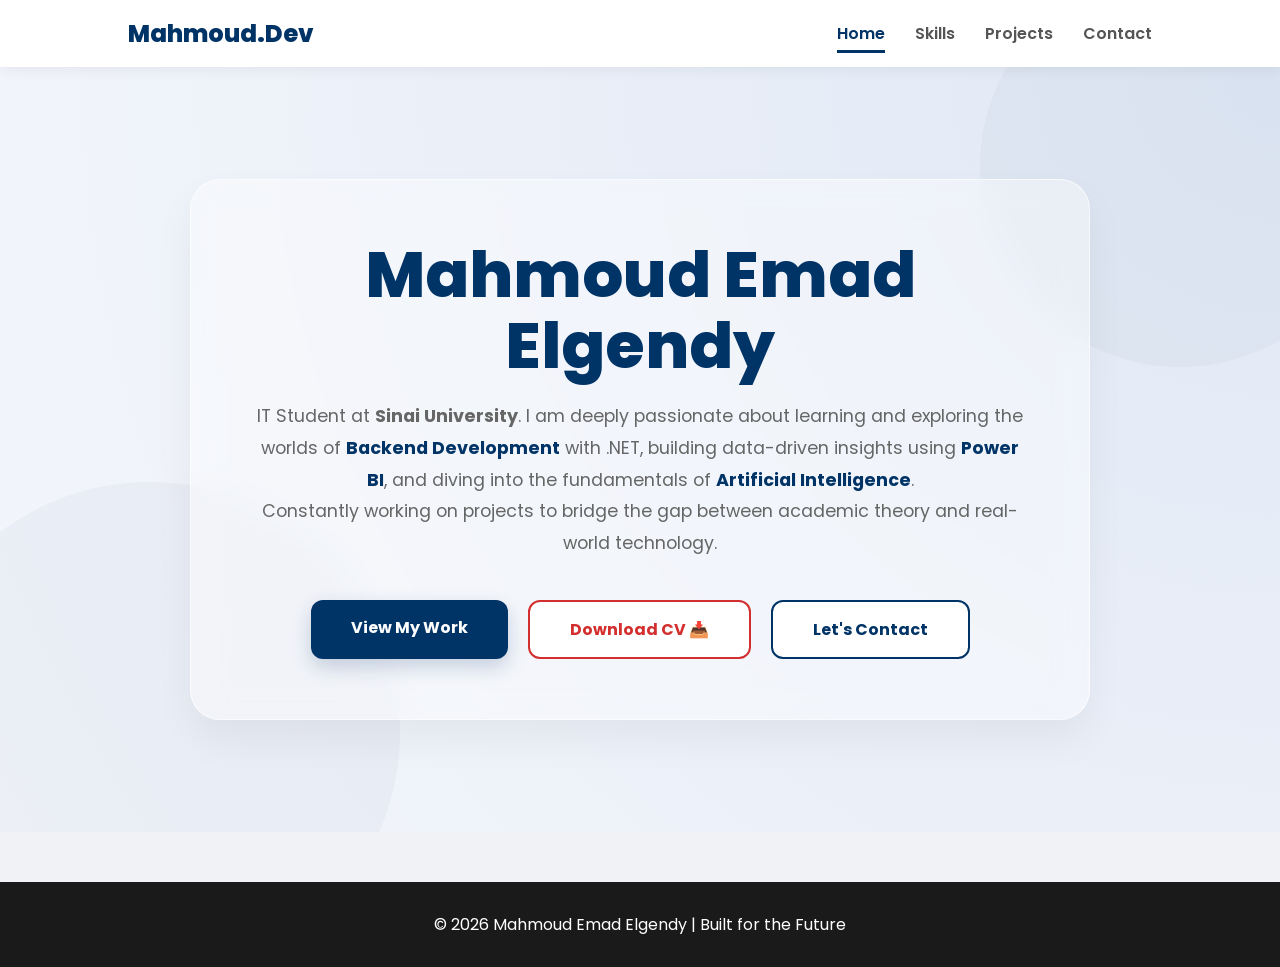
<file: index.html>
<!DOCTYPE html>
<html lang="en">
<head>
    <meta charset="UTF-8">
    <title>Mahmoud Elgendy | Portfolio</title>
    <link rel="stylesheet" href="style.css">
    <link href="https://fonts.googleapis.com/css2?family=Poppins:wght@400;600;800&display=swap" rel="stylesheet">
    <style>
        .hero-wrapper {
            height: 85vh;
            display: flex;
            align-items: center;
            justify-content: center;
            background: radial-gradient(circle at top right, #e0e8f5, #f4f6fb);
            overflow: hidden;
            position: relative;
        }

        /* دوائر ديكور في الخلفية لزيادة الفخامة */
        .circle-dec {
            position: absolute;
            width: 400px;
            height: 400px;
            background: rgba(0, 51, 102, 0.03);
            border-radius: 50%;
            z-index: 0;
        }

        .glass-hero {
            background: rgba(255, 255, 255, 0.4);
            backdrop-filter: blur(15px);
            border: 1px solid rgba(255, 255, 255, 0.6);
            padding: 60px;
            border-radius: 30px;
            text-align: center;
            max-width: 900px;
            z-index: 1;
            box-shadow: 0 20px 40px rgba(0,0,0,0.05);
        }

        .hero-h1 {
            font-size: 4rem;
            color: #003366;
            line-height: 1.1;
            margin-bottom: 20px;
            font-weight: 800;
        }

        .hero-h1 span {
            color: #d32f2f;
        }

        .typewriter {
            font-size: 1.4rem;
            color: #555;
            margin-bottom: 30px;
            font-weight: 600;
            letter-spacing: 1px;
        }

        .main-p {
            font-size: 1.1rem;
            color: #666;
            margin-bottom: 40px;
            line-height: 1.8;
        }

        .cta-btns {
            display: flex;
            gap: 20px;
            justify-content: center;
        }

        .btn-primary {
            background: #003366;
            color: white;
            padding: 15px 40px;
            border-radius: 12px;
            text-decoration: none;
            font-weight: bold;
            transition: 0.3s;
            box-shadow: 0 8px 20px rgba(0, 51, 102, 0.2);
        }

        .btn-secondary {
            background: white;
            color: #003366;
            padding: 15px 40px;
            border-radius: 12px;
            text-decoration: none;
            font-weight: bold;
            border: 2px solid #003366;
            transition: 0.3s;
        }

        .btn-primary:hover { transform: translateY(-5px); background: #d32f2f; box-shadow: 0 10px 25px rgba(211, 47, 47, 0.3); }
        .btn-secondary:hover { background: #f0f2f5; transform: translateY(-5px); }

    </style>
</head>
<body>
    <nav>
        <div class="logo">Mahmoud.Dev</div>
        <ul>
            <li><a href="index.html" class="active">Home</a></li>
            <li><a href="skills.html">Skills</a></li>
            <li><a href="projects.html">Projects</a></li>
            <li><a href="contact.html">Contact</a></li>
        </ul>
    </nav>

    <div class="hero-wrapper">
        <div class="circle-dec" style="top: -100px; right: -100px;"></div>
        <div class="circle-dec" style="bottom: -150px; left: -100px; width: 500px; height: 500px;"></div>
        
        <div class="glass-hero">
            <h1 class="hero-h1">Mahmoud Emad Elgendy</h1>
            
            
            <p class="main-p">
    IT Student at <strong>Sinai University</strong>. I am deeply passionate about learning and exploring 
    the worlds of <span style="color: #003366; font-weight: bold;">Backend Development</span> with .NET, 
    building data-driven insights using <span style="color: #003366; font-weight: bold;">Power BI</span>, 
    and diving into the fundamentals of <span style="color: #003366; font-weight: bold;">Artificial Intelligence</span>.
    <br>
    Constantly working on projects to bridge the gap between academic theory and real-world technology.
</p>

           <div class="cta-btns">
    <a href="projects.html" class="btn-primary">View My Work</a>
    
    <a href="Mahmoud_Elgendy_Resume.pdf" download class="btn-secondary" style="border-color: #d32f2f; color: #d32f2f;">
        Download CV 📥
    </a>
    
    <a href="contact.html" class="btn-secondary">Let's Contact</a>
</div>
        </div>
    </div>

    <footer>
        <p>&copy; 2026 Mahmoud Emad Elgendy | Built for the Future</p>
    </footer>
</body>
</html>
</file>
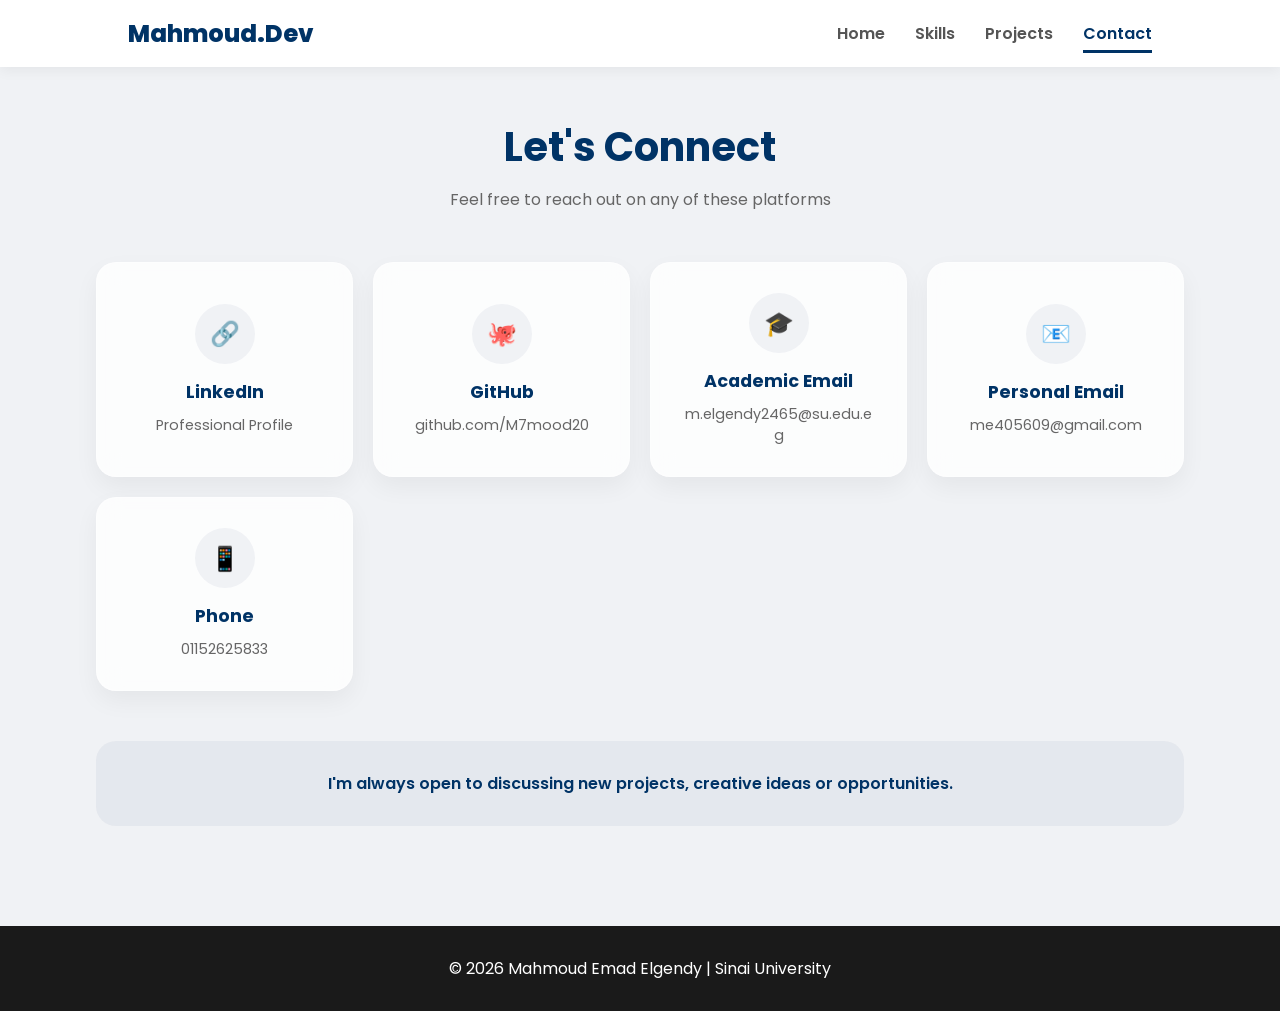
<file: contact.html>
<!DOCTYPE html>
<html lang="en">
<head>
    <meta charset="UTF-8">
    <title>Contact | Mahmoud Elgendy</title>
    <link rel="stylesheet" href="style.css">
    <link href="https://fonts.googleapis.com/css2?family=Poppins:wght@400;600;800&display=swap" rel="stylesheet">
    <style>
        .contact-grid {
            display: grid;
            grid-template-columns: repeat(auto-fit, minmax(250px, 1fr));
            gap: 20px;
            margin-top: 50px;
        }
        .contact-box {
            background: rgba(255, 255, 255, 0.8);
            backdrop-filter: blur(12px);
            padding: 30px;
            border-radius: 20px;
            border: 1px solid rgba(255,255,255,0.3);
            box-shadow: 0 10px 25px rgba(0,0,0,0.05);
            text-align: center;
            transition: all 0.3s ease;
            text-decoration: none;
            color: inherit;
            display: flex;
            flex-direction: column;
            align-items: center;
            justify-content: center;
        }
        .contact-box:hover {
            transform: translateY(-8px);
            border-color: #003366;
            box-shadow: 0 15px 35px rgba(0,51,102,0.1);
        }
        .icon-bg {
            width: 60px;
            height: 60px;
            background: #f0f2f5;
            border-radius: 50%;
            display: flex;
            align-items: center;
            justify-content: center;
            margin-bottom: 15px;
            font-size: 1.5rem;
            transition: 0.3s;
        }
        .contact-box:hover .icon-bg {
            background: #003366;
            color: white;
        }
        .contact-box h3 {
            font-size: 1.1rem;
            color: #003366;
            margin-bottom: 10px;
        }
        .contact-box p {
            font-size: 0.9rem;
            color: #666;
            word-break: break-all;
        }
    </style>
</head>
<body>
    <nav>
        <div class="logo">Mahmoud.Dev</div>
        <ul>
            <li><a href="index.html">Home</a></li>
            <li><a href="skills.html">Skills</a></li>
            <li><a href="projects.html">Projects</a></li>
            <li><a href="contact.html" class="active">Contact</a></li>
        </ul>
    </nav>

    <div class="container">
        <h2 style="text-align: center; font-size: 2.5rem; color: #003366; margin-bottom: 10px;">Let's Connect</h2>
        <p style="text-align: center; color: #666; margin-bottom: 40px;">Feel free to reach out on any of these platforms</p>

        <div class="contact-grid">
            <a href="https://linkedin.com/in/mahmoud-elgendy-86670a355" target="_blank" class="contact-box">
                <div class="icon-bg">🔗</div>
                <h3>LinkedIn</h3>
                <p>Professional Profile</p>
            </a>

            <a href="https://github.com/M7mood20" target="_blank" class="contact-box">
                <div class="icon-bg">🐙</div>
                <h3>GitHub</h3>
                <p>github.com/M7mood20</p>
            </a>

            <a href="mailto:m.elgendy2465@su.edu.eg" class="contact-box">
                <div class="icon-bg">🎓</div>
                <h3>Academic Email</h3>
                <p>m.elgendy2465@su.edu.eg</p>
            </a>

            <a href="mailto:YOUR_PERSONAL_EMAIL@gmail.com" class="contact-box">
                <div class="icon-bg">📧</div>
                <h3>Personal Email</h3>
                <p>me405609@gmail.com</p>
            </a>

            <div class="contact-box">
                <div class="icon-bg">📱</div>
                <h3>Phone</h3>
                <p>01152625833</p>
            </div>
        </div>

        <div style="margin-top: 50px; text-align: center; background: rgba(0,51,102,0.05); padding: 30px; border-radius: 20px;">
            <p style="font-weight: 600; color: #003366;">I'm always open to discussing new projects, creative ideas or opportunities.</p>
        </div>
    </div>

    <footer>
        <p>&copy; 2026 Mahmoud Emad Elgendy | Sinai University</p>
    </footer>
</body>
</html>
</file>
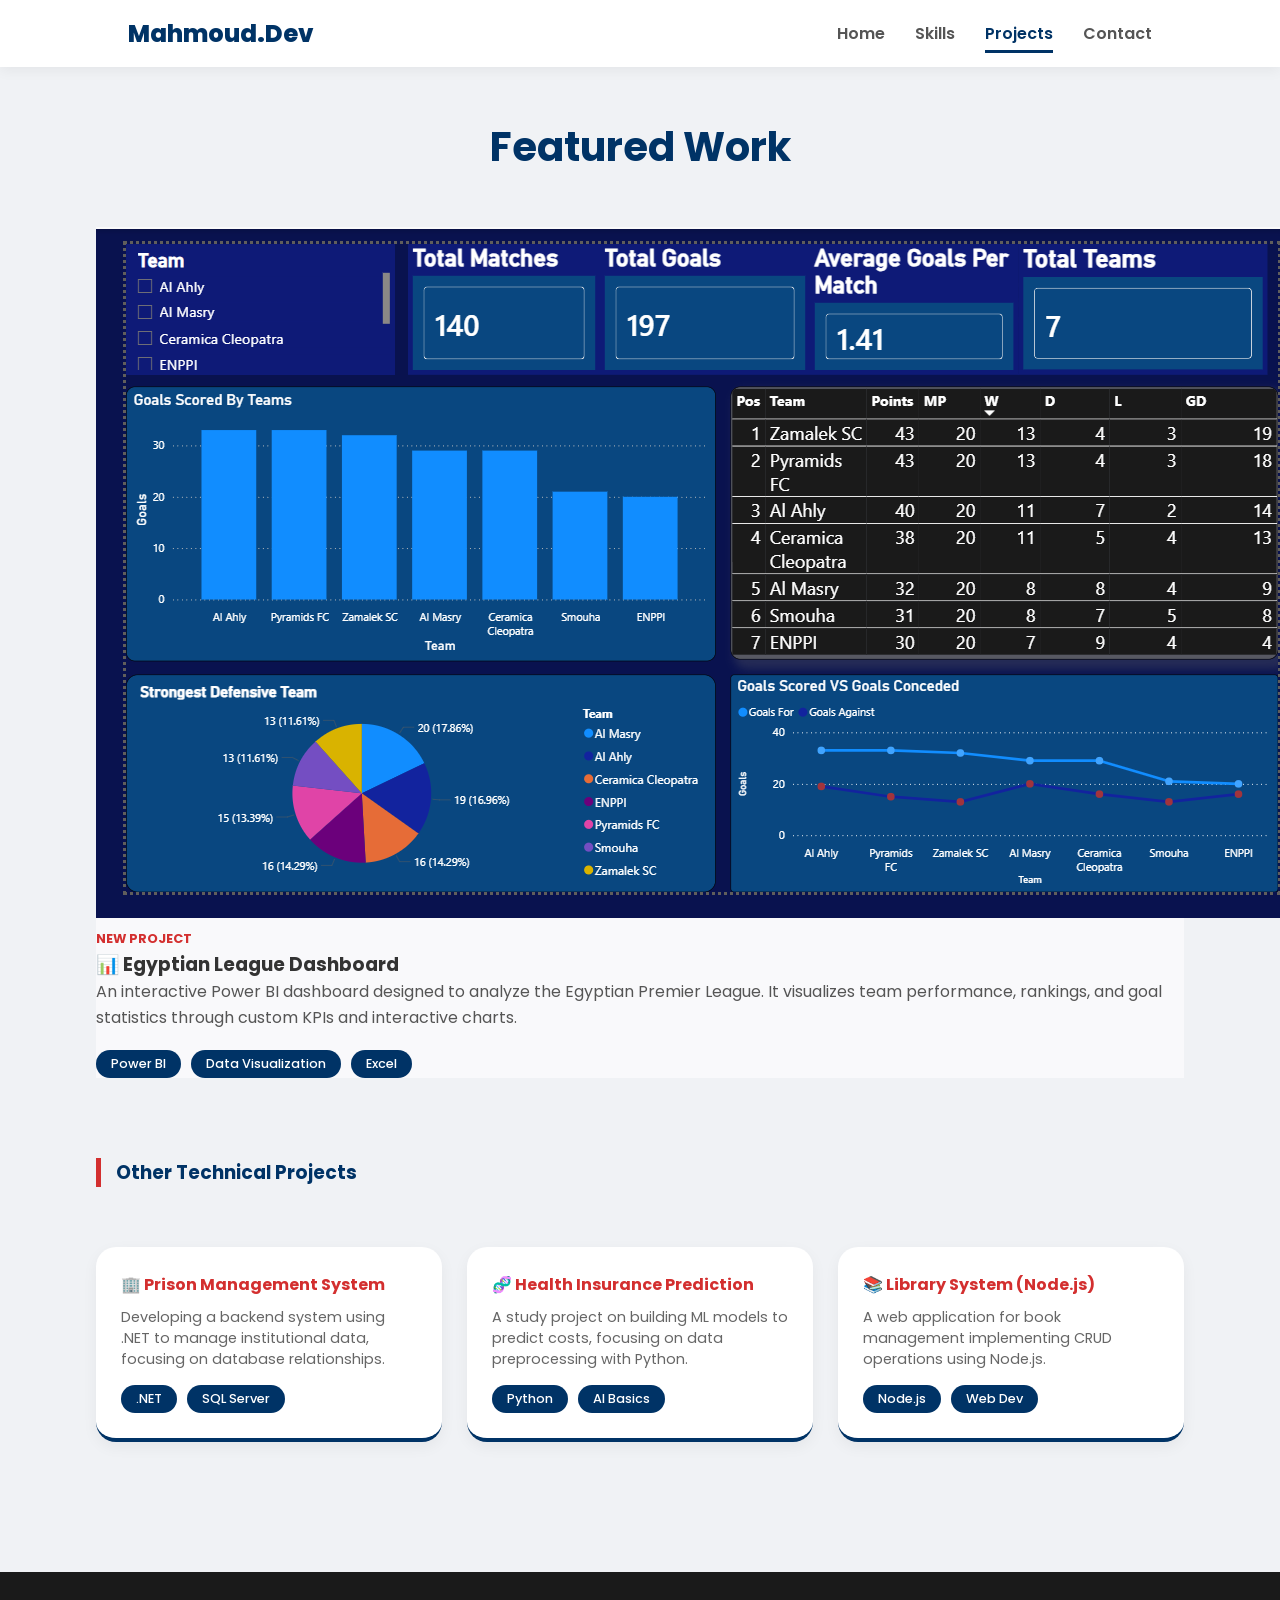
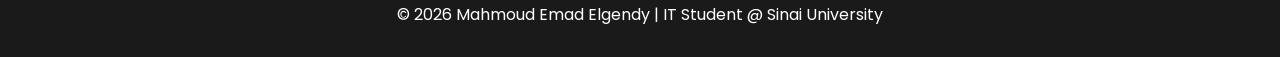
<file: projects.html>
<!DOCTYPE html>
<html lang="en">
<head>
    <meta charset="UTF-8">
    <title>Projects | Mahmoud Elgendy</title>
    <link rel="stylesheet" href="style.css">
    <link href="https://fonts.googleapis.com/css2?family=Poppins:wght@400;600;800&display=swap" rel="stylesheet">
    <style>
        .projects-wrapper {
            display: flex;
            flex-direction: column;
            gap: 40px;
            margin-top: 50px;
        }

        .project-card-fakhama {
            background: rgba(255, 255, 255, 0.6);
            backdrop-filter: blur;
        }
        .project-info-container p {
            font-size: 1rem;
            color: #555;
            line-height: 1.6;
            margin-bottom: 20px;
        }

        .tag-list {
            display: flex;
            flex-wrap: wrap;
            gap: 10px;
        }

        .tag-list span {
            background: #003366;
            color: white;
            padding: 5px 15px;
            border-radius: 20px;
            font-size: 0.8rem;
            font-weight: 500;
        }

        /* تنسيق المشاريع الأصغر */
        .other-projects-grid {
            display: grid;
            grid-template-columns: repeat(auto-fit, minmax(300px, 1fr));
            gap: 25px;
            margin-top: 20px;
        }

        .mini-card {
            background: white;
            padding: 25px;
            border-radius: 20px;
            box-shadow: 0 5px 15px rgba(0,0,0,0.05);
            border-bottom: 4px solid #003366;
            transition: 0.3s;
        }

        .mini-card:hover { transform: translateY(-5px); }
        .mini-card h4 { color: #d32f2f; margin-bottom: 10px; }
        
        @media (max-width: 800px) {
            .project-card-fakhama { flex-direction: column; }
            .project-image-container { max-width: 100%; }
        }
    </style>
</head>
<body>
    <nav>
        <div class="logo">Mahmoud.Dev</div>
        <ul>
            <li><a href="index.html">Home</a></li>
            <li><a href="skills.html">Skills</a></li>
            <li><a href="projects.html" class="active">Projects</a></li>
            <li><a href="contact.html">Contact</a></li>
        </ul>
    </nav>

    <div class="container">
        <h2 style="text-align: center; font-size: 2.5rem; color: #003366; margin-bottom: 40px;">Featured Work</h2>

        <div class="projects-wrapper">
            
            <div class="project-card-fakhama">
                <div class="project-image-container">
                    <img src="dashboard.png" alt="Egyptian League Dashboard">
                </div>
                <div class="project-info-container">
                    <span style="color: #d32f2f; font-weight: bold; font-size: 0.8rem;">NEW PROJECT</span>
                    <h3>📊 Egyptian League Dashboard</h3>
                    <p>
                        An interactive Power BI dashboard designed to analyze the Egyptian Premier League. 
                        It visualizes team performance, rankings, and goal statistics through custom KPIs and interactive charts.
                    </p>
                    <div class="tag-list">
                        <span>Power BI</span> <span>Data Visualization</span> <span>Excel</span>
                    </div>
                </div>
            </div>

            <h3 style="margin-top: 40px; color: #003366; border-left: 5px solid #d32f2f; padding-left: 15px;">Other Technical Projects</h3>
            
            <div class="other-projects-grid">
                <div class="mini-card">
                    <h4>🏢 Prison Management System</h4>
                    <p style="font-size: 0.9rem; color: #666;">Developing a backend system using .NET to manage institutional data, focusing on database relationships.</p>
                    <div class="tag-list" style="margin-top:15px;"><span>.NET</span> <span>SQL Server</span></div>
                </div>

                <div class="mini-card">
                    <h4>🧬 Health Insurance Prediction</h4>
                    <p style="font-size: 0.9rem; color: #666;">A study project on building ML models to predict costs, focusing on data preprocessing with Python.</p>
                    <div class="tag-list" style="margin-top:15px;"><span>Python</span> <span>AI Basics</span></div>
                </div>

                <div class="mini-card">
                    <h4>📚 Library System (Node.js)</h4>
                    <p style="font-size: 0.9rem; color: #666;">A web application for book management implementing CRUD operations using Node.js.</p>
                    <div class="tag-list" style="margin-top:15px;"><span>Node.js</span> <span>Web Dev</span></div>
                </div>
            </div>
        </div>
    </div>

    <footer style="margin-top: 80px;">
        <p>&copy; 2026 Mahmoud Emad Elgendy | IT Student @ Sinai University</p>
    </footer>
</body>
</html>
</file>
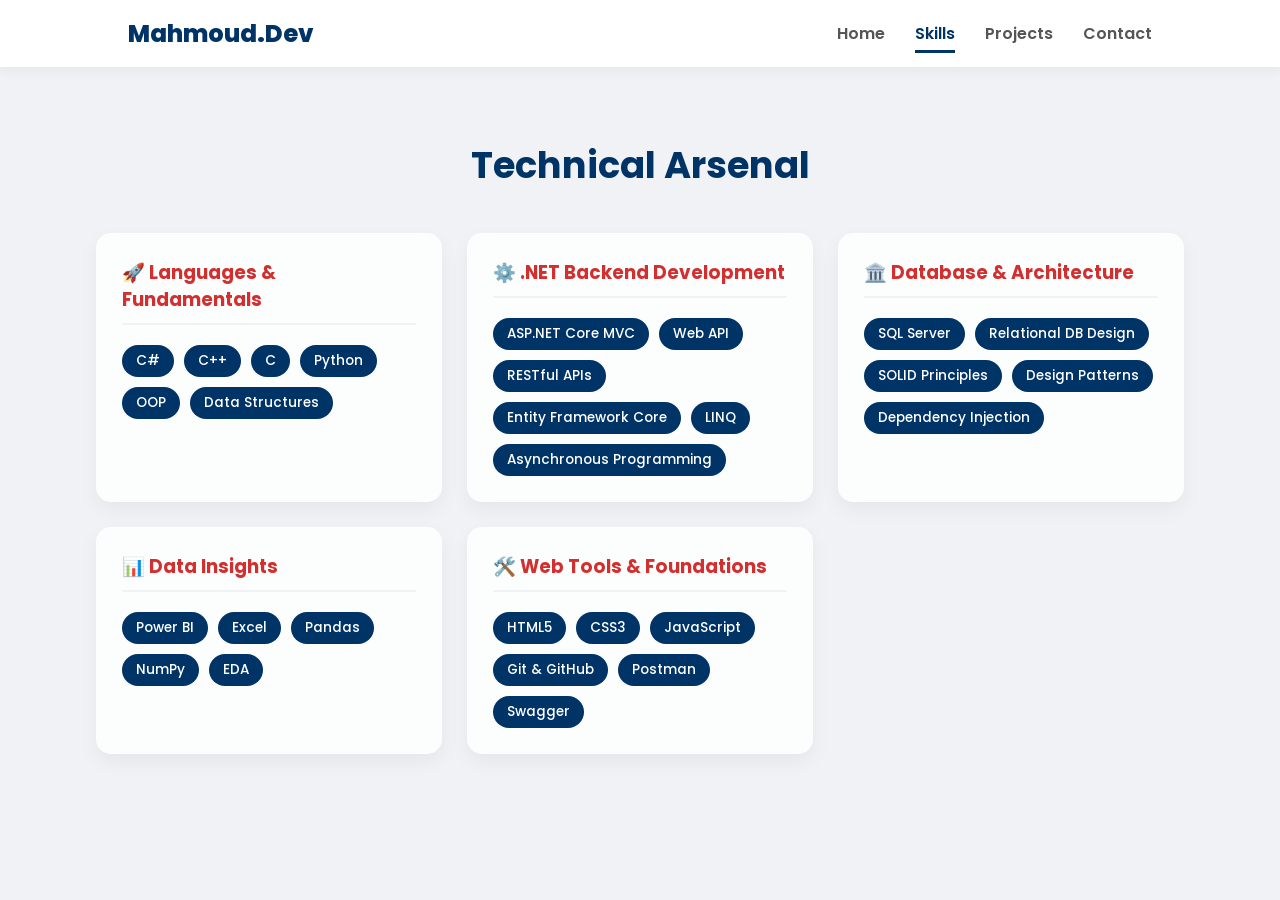
<file: skills.html>
<!DOCTYPE html>
<html lang="en">
<head>
    <meta charset="UTF-8">
    <title>Skills | Mahmoud Emad Elgendy</title>
    <link rel="stylesheet" href="style.css">
    <link href="https://fonts.googleapis.com/css2?family=Poppins:wght@400;600;800&display=swap" rel="stylesheet">
    </head>
<body>
    <nav>
        <div class="logo">Mahmoud.Dev</div>
        <ul>
            <li><a href="index.html">Home</a></li>
            <li><a href="skills.html" class="active">Skills</a></li>
            <li><a href="projects.html">Projects</a></li>
            <li><a href="contact.html">Contact</a></li>
        </ul>
    </nav>

    <div class="container">
        <h2 style="text-align: center; font-size: 2.3rem; color: #003366; margin-top: 20px;">Technical Arsenal</h2>
        
        <div class="skills-grid">
            <div class="skill-box">
                <h3>🚀 Languages & Fundamentals</h3>
                <div class="tag-container">
                    <span>C#</span> <span>C++</span> <span>C</span> <span>Python</span> <span>OOP</span> <span>Data Structures</span>
                </div>
            </div>

            <div class="skill-box">
                <h3>⚙️ .NET Backend Development</h3>
                <div class="tag-container">
                    <span>ASP.NET Core MVC</span> <span>Web API</span> <span>RESTful APIs</span> <span>Entity Framework Core</span> <span>LINQ</span> <span>Asynchronous Programming</span>
                </div>
            </div>

            <div class="skill-box">
                <h3>🏛️ Database & Architecture</h3>
                <div class="tag-container">
                    <span>SQL Server</span> <span>Relational DB Design</span> <span>SOLID Principles</span> <span>Design Patterns</span> <span>Dependency Injection</span>
                </div>
            </div>

            <div class="skill-box">
                <h3>📊 Data Insights</h3>
                <div class="tag-container">
                    <span>Power BI</span> <span>Excel </span> <span>Pandas</span> <span>NumPy</span> <span>EDA</span>
                </div>
            </div>

            <div class="skill-box">
                <h3>🛠️ Web Tools & Foundations</h3>
                <div class="tag-container">
                    <span>HTML5</span> <span>CSS3</span> <span>JavaScript</span> <span>Git & GitHub</span> <span>Postman</span> <span>Swagger</span>
                </div>
            </div>
        </div>
    </div>
</body>
</html>
</file>
<file: style.css>
:root {
    --primary: #003366;
    --secondary: #d32f2f;
    --bg: #f0f2f5;
    --glass: rgba(255, 255, 255, 0.8);
}

* {
    margin: 0; padding: 0; box-sizing: border-box;
    font-family: 'Poppins', sans-serif;
}

body {
    background: var(--bg);
    color: #333;
}

/* Navbar المطور */
nav {
    display: flex; justify-content: space-between; align-items: center;
    padding: 1rem 10%; background: white;
    box-shadow: 0 4px 12px rgba(0,0,0,0.05);
    position: sticky; top: 0; z-index: 1000;
}

.logo { font-size: 1.5rem; font-weight: 800; color: var(--primary); }

nav ul { display: flex; list-style: none; }
nav ul li { margin-left: 30px; }
nav ul li a {
    text-decoration: none; color: #555; font-weight: 600;
    transition: 0.3s; padding: 5px 0;
}
nav ul li a:hover, nav ul li a.active { color: var(--primary); border-bottom: 3px solid var(--primary); }

/* Containers */
.container { width: 85%; margin: auto; padding: 50px 0; }

/* Projects Grid */
.projects-grid {
    display: grid;
    grid-template-columns: repeat(auto-fit, minmax(320px, 1fr));
    gap: 25px;
}

/* Project Card الرهيب */
.project-card {
    background: var(--glass);
    backdrop-filter: blur(10px);
    border: 1px solid rgba(255,255,255,0.3);
    padding: 30px;
    border-radius: 20px;
    box-shadow: 0 10px 30px rgba(0,0,0,0.08);
    transition: all 0.4s ease;
    position: relative;
    overflow: hidden;
}

.project-card:hover {
    transform: translateY(-10px);
    box-shadow: 0 15px 40px rgba(0,51,102,0.15);
    border-color: var(--primary);
}

.project-card h3 {
    color: var(--primary); margin-bottom: 15px; font-size: 1.3rem;
}

.project-card p {
    font-size: 0.95rem; line-height: 1.6; color: #666; margin-bottom: 20px;
}

.tags { display: flex; flex-wrap: wrap; gap: 8px; }
.tags span {
    background: #e9ecef; color: var(--primary);
    padding: 5px 12px; border-radius: 15px; font-size: 0.75rem; font-weight: bold;
}

.status-badge {
    position: absolute; top: 15px; right: 15px;
    background: #fff3cd; color: #856404;
    padding: 4px 10px; border-radius: 10px; font-size: 0.7rem; font-weight: bold;
}

footer {
    background: #1a1a1a; color: white; text-align: center;
    padding: 30px; margin-top: 50px;
}
/* تحسينات إضافية لصفحة المهارات */

.skills-grid {
    display: grid;
    grid-template-columns: repeat(auto-fit, minmax(280px, 1fr));
    gap: 25px;
    margin-top: 40px;
}

.skill-box {
    background: var(--glass);
    backdrop-filter: blur(10px);
    padding: 25px;
    border-radius: 15px;
    border: 1px solid rgba(255,255,255,0.3);
    box-shadow: 0 8px 20px rgba(0,0,0,0.05);
    transition: all 0.3s ease;
    display: flex;
    flex-direction: column;
}

.skill-box:hover {
    transform: translateY(-8px);
    border-color: var(--primary);
    box-shadow: 0 12px 30px rgba(0, 51, 102, 0.1);
}

.skill-box h3 {
    color: var(--secondary); /* اللون الأحمر اللي أنت معرفه */
    margin-bottom: 20px;
    font-size: 1.15rem;
    border-bottom: 2px solid #f0f2f5;
    padding-bottom: 10px;
    display: flex;
    align-items: center;
    gap: 10px;
}

.tag-container {
    display: flex;
    flex-wrap: wrap;
    gap: 10px;
}

.tag-container span {
    background: var(--primary); /* اللون الكحلي */
    color: white;
    padding: 6px 14px;
    border-radius: 20px;
    font-size: 0.85rem;
    font-weight: 500;
    transition: 0.3s;
    cursor: default;
}

/* حركة بسيطة للـ Tags عند الوقوف عليها */
.tag-container span:hover {
    background: var(--secondary);
    transform: scale(1.05);
}

/* انيميشن لدخول الكروت بشكل تدريجي */
@keyframes fadeInUp {
    from {
        opacity: 0;
        transform: translateY(20px);
    }
    to {
        opacity: 1;
        transform: translateY(0);
    }
}

.skill-box {
    animation: fadeInUp 0.5s ease forwards;
}
</file>
